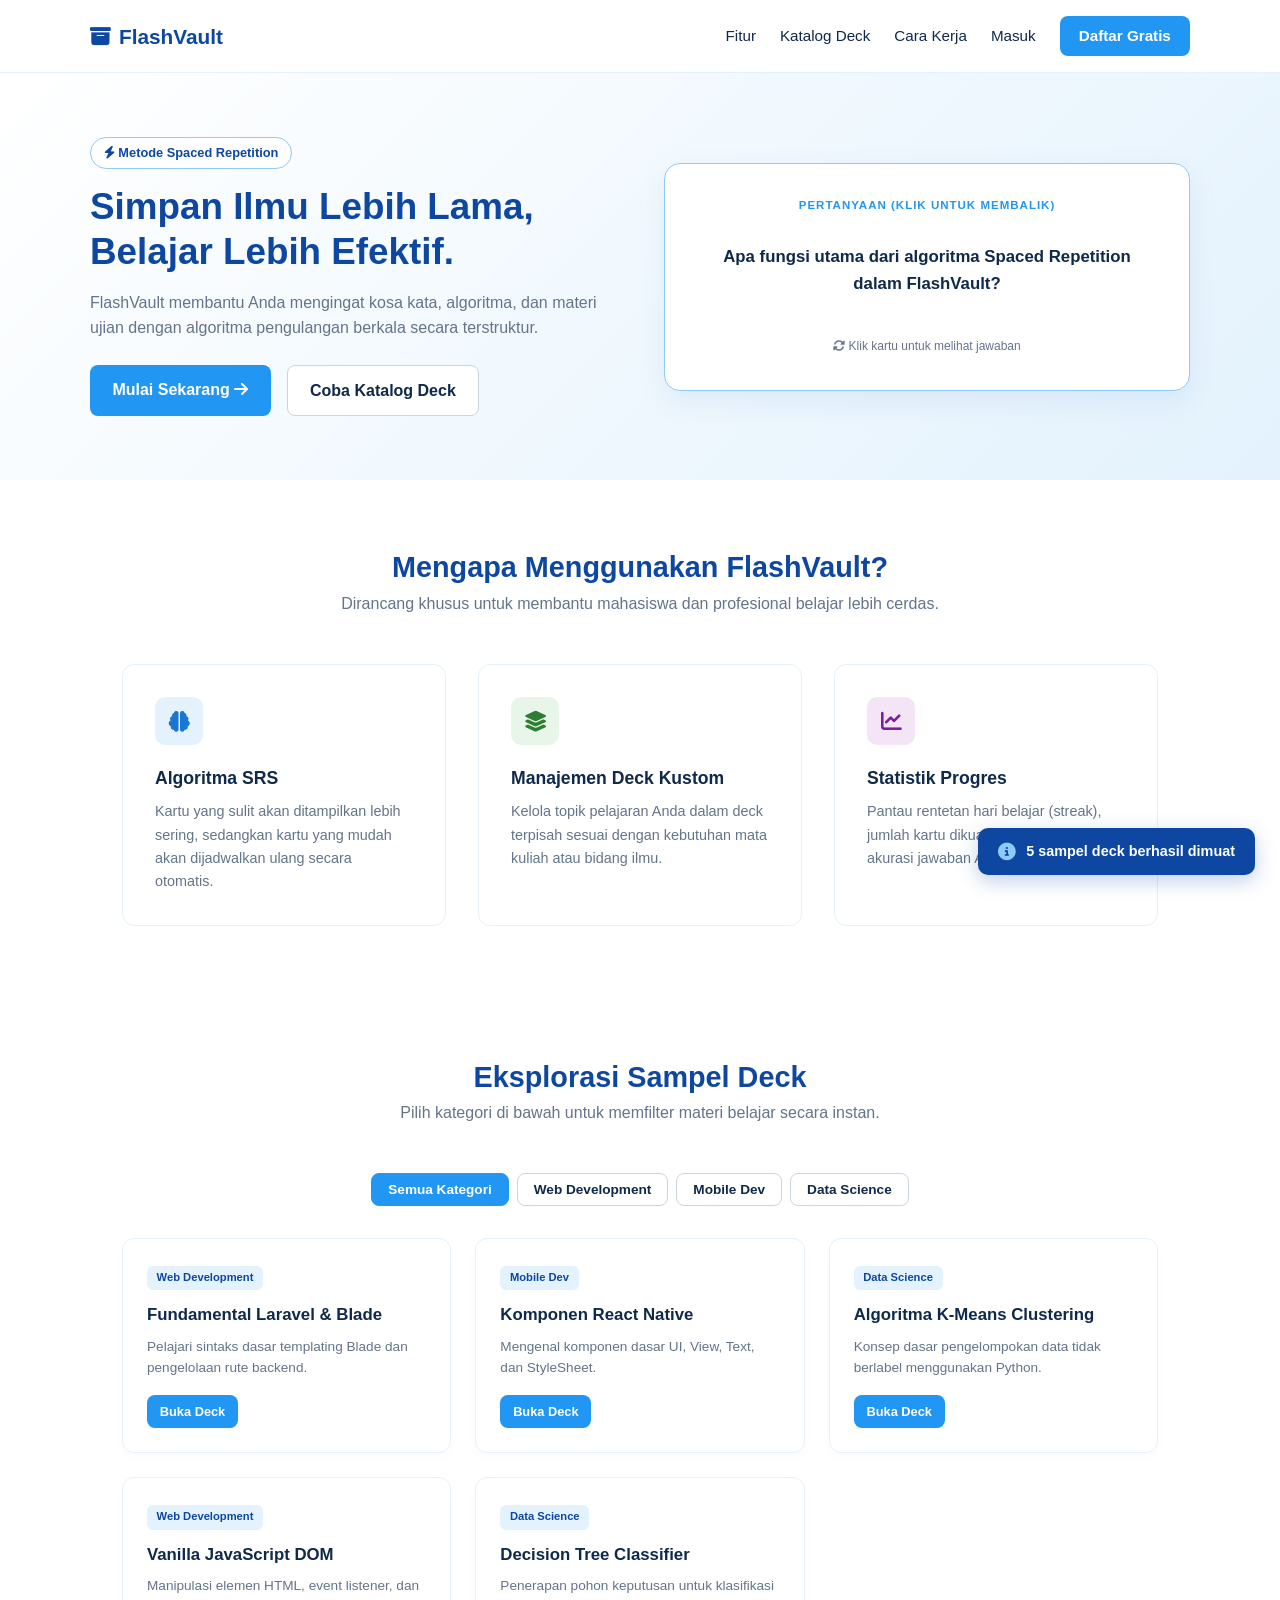
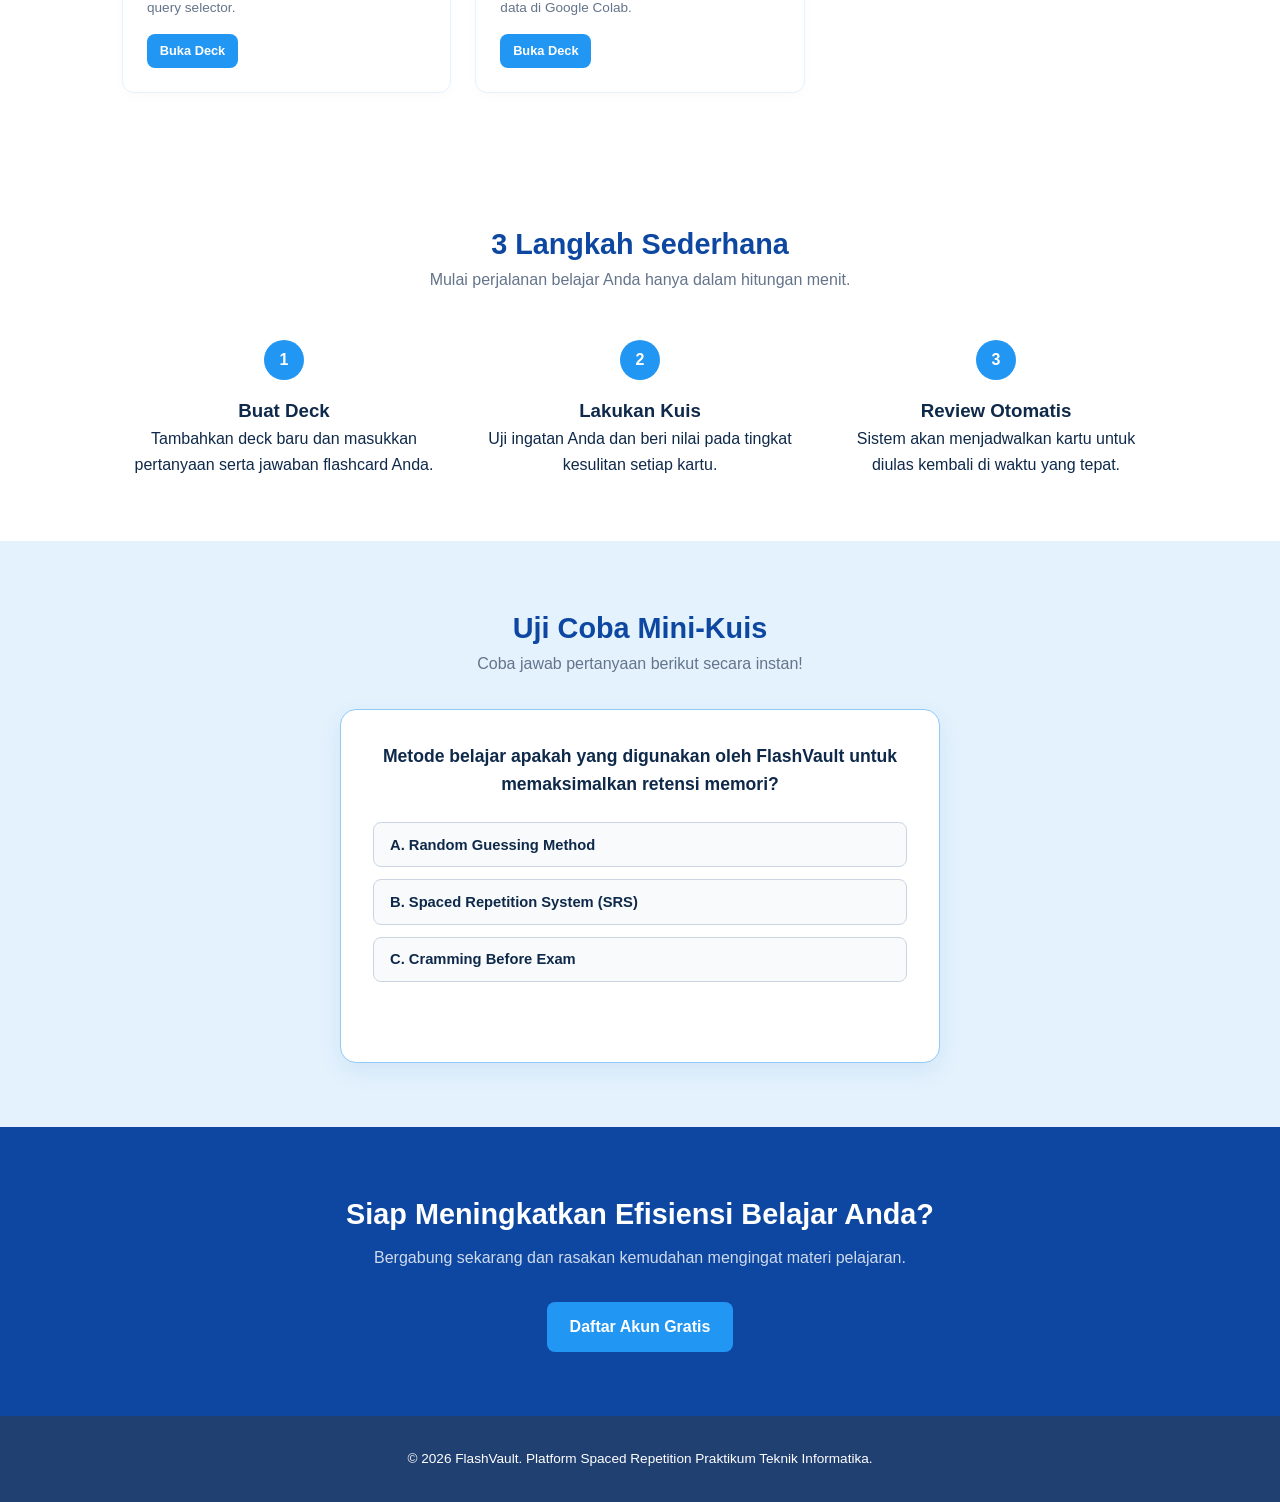
<file: index.html>
﻿<!doctype html>
<html lang="id">

<head>
    <meta charset="UTF-8" />
    <meta name="viewport" content="width=device-width, initial-scale=1.0" />
    <title>
        FlashVault - Kuasai Materi Lebih Cepat dengan Spaced Repetition
    </title>
    <link rel="stylesheet" href="css/style.css" />
    <link rel="stylesheet" href="https://cdnjs.cloudflare.com/ajax/libs/font-awesome/6.4.0/css/all.min.css" />
</head>

<body>
    <!-- Navbar -->
    <header class="navbar">
        <div class="nav-container">
            <a href="index.html" class="brand-logo">
                <i class="fa-solid fa-box-archive"></i>
                <span>FlashVault</span>
            </a>
            <nav class="nav-links">
                <a href="#fitur">Fitur</a>
                <a href="#katalog">Katalog Deck</a>
                <a href="#cara-kerja">Cara Kerja</a>
                <a href="login.html" class="btn-link">Masuk</a>
                <a href="register.html" class="btn-primary" data-toast="Mengarahkan ke halaman pendaftaran...">Daftar
                    Gratis</a>
            </nav>
        </div>
    </header>

    <!-- Hero Section -->
    <section class="hero-section">
        <div class="hero-container">
            <div class="hero-text">
                <span class="hero-badge"><i class="fa-solid fa-bolt"></i> Metode Spaced Repetition</span>
                <h1>Simpan Ilmu Lebih Lama, Belajar Lebih Efektif.</h1>
                <p>
                    FlashVault membantu Anda mengingat kosa kata, algoritma, dan materi
                    ujian dengan algoritma pengulangan berkala secara terstruktur.
                </p>

                <div class="hero-actions">
                    <a href="dashboard.html" class="btn-hero-primary" data-toast="Masuk ke Dashboard Utama...">Mulai
                        Sekarang <i class="fa-solid fa-arrow-right"></i></a>
                    <a href="#katalog" class="btn-hero-secondary">Coba Katalog Deck</a>
                </div>
            </div>

            <!-- DOM 1: Live Flashcard Flipper -->
            <div class="hero-preview">
                <div class="live-flashcard" id="liveFlashcard">
                    <span class="card-tag" id="sampleCardTag">PERTANYAAN (KLIK UNTUK MEMBALIK)</span>
                    <div class="card-content-box" id="sampleCardContent">
                        Apa fungsi utama dari algoritma Spaced Repetition dalam
                        FlashVault?
                    </div>
                    <span class="card-hint" id="sampleCardHint"><i class="fa-solid fa-rotate"></i> Klik kartu untuk
                        melihat
                        jawaban</span>
                </div>
            </div>
        </div>
    </section>

    <!-- Fitur Section -->
    <section id="fitur" class="features-section">
        <div class="section-title">
            <h2>Mengapa Menggunakan FlashVault?</h2>
            <p>
                Dirancang khusus untuk membantu mahasiswa dan profesional belajar
                lebih cerdas.
            </p>
        </div>
        <div class="features-grid">
            <div class="feature-card">
                <div class="feature-icon bg-blue">
                    <i class="fa-solid fa-brain"></i>
                </div>
                <h3>Algoritma SRS</h3>
                <p>
                    Kartu yang sulit akan ditampilkan lebih sering, sedangkan kartu yang
                    mudah akan dijadwalkan ulang secara otomatis.
                </p>
            </div>
            <div class="feature-card">
                <div class="feature-icon bg-green">
                    <i class="fa-solid fa-layer-group"></i>
                </div>
                <h3>Manajemen Deck Kustom</h3>
                <p>
                    Kelola topik pelajaran Anda dalam deck terpisah sesuai dengan
                    kebutuhan mata kuliah atau bidang ilmu.
                </p>
            </div>
            <div class="feature-card">
                <div class="feature-icon bg-purple">
                    <i class="fa-solid fa-chart-line"></i>
                </div>
                <h3>Statistik Progres</h3>
                <p>
                    Pantau rentetan hari belajar (streak), jumlah kartu dikuasai, dan
                    persentase akurasi jawaban Anda secara realtime.
                </p>
            </div>
        </div>
    </section>

    <!-- DOM 2: Dynamic Sample Deck Filter Section -->
    <section id="katalog" class="deck-filter-section">
        <div class="section-title">
            <h2>Eksplorasi Sampel Deck</h2>
            <p>
                Pilih kategori di bawah untuk memfilter materi belajar secara instan.
            </p>
        </div>

        <!-- Tombol Filter -->
        <div class="filter-buttons">
            <button class="filter-btn active" data-filter="all">
                Semua Kategori
            </button>
            <button class="filter-btn" data-filter="web">Web Development</button>
            <button class="filter-btn" data-filter="mobile">Mobile Dev</button>
            <button class="filter-btn" data-filter="data">Data Science</button>
        </div>

        <!-- Grid Sampel Deck: dimuat dari data/sample-decks.json lewat fetch() -->
        <div class="sample-decks-grid" id="sampleDecksGrid" aria-live="polite"></div>
    </section>

    <!-- Cara Kerja Section -->
    <section id="cara-kerja" class="steps-section">
        <div class="section-title">
            <h2>3 Langkah Sederhana</h2>
            <p>Mulai perjalanan belajar Anda hanya dalam hitungan menit.</p>
        </div>
        <div class="steps-grid">
            <div class="step-item">
                <div class="step-number">1</div>
                <h3>Buat Deck</h3>
                <p>
                    Tambahkan deck baru dan masukkan pertanyaan serta jawaban flashcard
                    Anda.
                </p>
            </div>
            <div class="step-item">
                <div class="step-number">2</div>
                <h3>Lakukan Kuis</h3>
                <p>
                    Uji ingatan Anda dan beri nilai pada tingkat kesulitan setiap kartu.
                </p>
            </div>
            <div class="step-item">
                <div class="step-number">3</div>
                <h3>Review Otomatis</h3>
                <p>
                    Sistem akan menjadwalkan kartu untuk diulas kembali di waktu yang
                    tepat.
                </p>
            </div>
        </div>
    </section>

    <!-- DOM 3: Mini-Quiz Widget Instan Section -->
    <section class="quiz-widget-section">
        <div class="section-title" style="margin-bottom: 2rem">
            <h2>Uji Coba Mini-Kuis</h2>
            <p>Coba jawab pertanyaan berikut secara instan!</p>
        </div>

        <div class="quiz-container">
            <div class="quiz-question">
                Metode belajar apakah yang digunakan oleh FlashVault untuk
                memaksimalkan retensi memori?
            </div>

            <div class="quiz-options">
                <button class="quiz-opt-btn" data-correct="false">
                    A. Random Guessing Method
                </button>
                <button class="quiz-opt-btn" data-correct="true">
                    B. Spaced Repetition System (SRS)
                </button>
                <button class="quiz-opt-btn" data-correct="false">
                    C. Cramming Before Exam
                </button>
            </div>

            <div id="quizFeedback" class="quiz-feedback"></div>
        </div>
    </section>

    <!-- CTA Section -->
    <section class="cta-banner">
        <div class="cta-container">
            <h2>Siap Meningkatkan Efisiensi Belajar Anda?</h2>
            <p>
                Bergabung sekarang dan rasakan kemudahan mengingat materi pelajaran.
            </p>
            <a href="register.html" class="btn-hero-primary" data-toast="Menuju halaman pendaftaran...">Daftar Akun
                Gratis</a>
        </div>
    </section>

    <!-- Footer -->
    <footer class="footer">
        <div class="footer-container">
            <p>
                &copy; 2026 FlashVault. Platform Spaced Repetition Praktikum Teknik
                Informatika.
            </p>
        </div>
    </footer>

    <!-- Toast Container Element -->
    <div id="toast-container"></div>

    <!-- Panggil JavaScript Eksternal -->
    <script src="js/script.js"></script>
</body>

</html>
</file>
<file: css/style.css>
﻿:root {
  --primary-color: #2196f3;
  --primary-dark: #0d47a1;
  --primary-light: #e3f2fd;
  --accent-color: #90caf9;
  --text-dark: #0f294a;
  --text-muted: #64748b;
  --bg-light: #f8fafc;
  --soft-border: #cbd5e1;
  --success-color: #2e7d32;
  --danger-color: #d32f2f;
}

* {
  margin: 0;
  padding: 0;
  box-sizing: border-box;
  font-family: -apple-system, BlinkMacSystemFont, "Segoe UI", Roboto, sans-serif;
}

body {
  background-color: #ffffff;
  color: var(--text-dark);
  line-height: 1.6;
  scroll-behavior: smooth;
}

/* TOAST / SNACKBAR NOTIFICATION */
#toast-container {
  position: fixed;
  bottom: 25px;
  right: 25px;
  z-index: 9999;
  display: flex;
  flex-direction: column;
  gap: 10px;
}

.toast {
  background-color: var(--primary-dark);
  color: #ffffff;
  padding: 12px 20px;
  border-radius: 10px;
  box-shadow: 0 6px 20px rgba(13, 71, 161, 0.25);
  font-size: 0.9rem;
  font-weight: 600;
  display: flex;
  align-items: center;
  gap: 10px;
  min-width: 260px;
  opacity: 0;
  transform: translateY(20px);
  transition: opacity 0.3s ease, transform 0.3s ease;
}

.toast.show {
  opacity: 1;
  transform: translateY(0);
}

.toast i {
  color: var(--accent-color);
  font-size: 1.1rem;
}

/* NAVBAR & LANDING SECTIONS */
.navbar {
  background-color: #ffffff;
  border-bottom: 1px solid var(--primary-light);
  padding: 1rem 2rem;
  position: sticky;
  top: 0;
  z-index: 100;
}

.nav-container {
  max-width: 1100px;
  margin: 0 auto;
  display: flex;
  justify-content: space-between;
  align-items: center;
}

.brand-logo {
  display: flex;
  align-items: center;
  gap: 0.5rem;
  font-size: 1.3rem;
  font-weight: 800;
  color: var(--primary-dark);
  text-decoration: none;
}

.nav-links {
  display: flex;
  align-items: center;
  gap: 1.5rem;
}

.nav-links a {
  text-decoration: none;
  color: var(--text-dark);
  font-weight: 500;
  font-size: 0.95rem;
  transition: color 0.2s;
}

.nav-links a:hover { color: var(--primary-color); }

.btn-primary {
  background-color: var(--primary-color);
  color: #ffffff !important;
  padding: 0.5rem 1.2rem;
  border-radius: 8px;
  font-weight: 600 !important;
  text-decoration: none;
  border: none;
  cursor: pointer;
  display: inline-block;
  transition: background-color 0.2s;
}

.btn-primary:hover { background-color: var(--primary-dark); }

.hero-section {
  background: linear-gradient(135deg, #ffffff 0%, var(--primary-light) 100%);
  padding: 4rem 2rem;
}

.hero-container {
  max-width: 1100px;
  margin: 0 auto;
  display: grid;
  grid-template-columns: 1fr 1fr;
  gap: 3rem;
  align-items: center;
}

.hero-badge {
  display: inline-block;
  background-color: #ffffff;
  color: var(--primary-dark);
  font-size: 0.8rem;
  font-weight: 700;
  padding: 0.3rem 0.8rem;
  border-radius: 20px;
  border: 1px solid var(--accent-color);
  margin-bottom: 1rem;
}

.hero-text h1 {
  font-size: 2.3rem;
  font-weight: 800;
  color: var(--primary-dark);
  line-height: 1.2;
  margin-bottom: 1rem;
}

.hero-text p {
  color: var(--text-muted);
  font-size: 1rem;
  margin-bottom: 1.5rem;
}

.hero-actions {
  display: flex;
  gap: 1rem;
}

.btn-hero-primary {
  background-color: var(--primary-color);
  color: #ffffff;
  padding: 0.75rem 1.4rem;
  border-radius: 8px;
  font-weight: 700;
  text-decoration: none;
  border: none;
  cursor: pointer;
  display: inline-block;
  transition: transform 0.2s, background-color 0.2s;
}

.btn-hero-primary:hover {
  background-color: var(--primary-dark);
  transform: translateY(-2px);
}

.btn-hero-secondary {
  background-color: #ffffff;
  color: var(--text-dark);
  border: 1px solid var(--soft-border);
  padding: 0.75rem 1.4rem;
  border-radius: 8px;
  font-weight: 600;
  text-decoration: none;
  cursor: pointer;
  display: inline-block;
}

/* DOM 1: LIVE FLASHCARD FLIPPER STYLING */
.live-flashcard {
  background: #ffffff;
  border: 1px solid var(--accent-color);
  border-radius: 16px;
  padding: 2rem;
  text-align: center;
  box-shadow: 0 10px 30px rgba(13, 71, 161, 0.08);
  cursor: pointer;
  transition: transform 0.3s ease, box-shadow 0.3s ease;
}

.live-flashcard:hover {
  transform: translateY(-3px);
  box-shadow: 0 14px 35px rgba(13, 71, 161, 0.12);
}

.card-tag {
  font-size: 0.72rem;
  font-weight: 700;
  color: var(--primary-color);
  letter-spacing: 1px;
  margin-bottom: 0.75rem;
  display: block;
}

.card-content-box {
  min-height: 90px;
  display: flex;
  align-items: center;
  justify-content: center;
  font-size: 1.05rem;
  font-weight: 700;
  color: var(--text-dark);
  margin-bottom: 1rem;
}

.card-hint {
  font-size: 0.75rem;
  color: var(--text-muted);
}

/* DOM 2: DYNAMIC SAMPLE DECK FILTER STYLING */
.deck-filter-section {
  padding: 4rem 2rem;
  max-width: 1100px;
  margin: 0 auto;
}

.filter-buttons {
  display: flex;
  justify-content: center;
  gap: 0.5rem;
  margin-bottom: 2rem;
  flex-wrap: wrap;
}

.filter-btn {
  background: #ffffff;
  border: 1px solid var(--soft-border);
  padding: 0.5rem 1rem;
  border-radius: 8px;
  font-size: 0.85rem;
  font-weight: 600;
  cursor: pointer;
  color: var(--text-dark);
  transition: all 0.2s;
}

.filter-btn.active, .filter-btn:hover {
  background: var(--primary-color);
  color: #ffffff;
  border-color: var(--primary-color);
}

.sample-decks-grid {
  display: grid;
  grid-template-columns: repeat(3, 1fr);
  gap: 1.5rem;
}

.sample-deck-card {
  background: #ffffff;
  border: 1px solid var(--primary-light);
  border-radius: 12px;
  padding: 1.5rem;
  box-shadow: 0 4px 12px rgba(0,0,0,0.02);
  transition: transform 0.2s, opacity 0.3s;
}

.sample-deck-card:hover {
  transform: translateY(-3px);
}

.deck-category-badge {
  display: inline-block;
  font-size: 0.7rem;
  font-weight: 700;
  padding: 0.2rem 0.6rem;
  border-radius: 6px;
  margin-bottom: 0.75rem;
  background: var(--primary-light);
  color: var(--primary-dark);
}

.sample-deck-card h4 {
  font-size: 1.05rem;
  margin-bottom: 0.4rem;
  color: var(--text-dark);
}

.sample-deck-card p {
  font-size: 0.85rem;
  color: var(--text-muted);
  margin-bottom: 1rem;
}

/* DOM 3: MINI-QUIZ WIDGET INSTAN STYLING */
.quiz-widget-section {
  padding: 4rem 2rem;
  background: var(--primary-light);
}

.quiz-container {
  max-width: 600px;
  margin: 0 auto;
  background: #ffffff;
  border-radius: 16px;
  padding: 2rem;
  box-shadow: 0 8px 24px rgba(13, 71, 161, 0.08);
  border: 1px solid var(--accent-color);
}

.quiz-question {
  font-size: 1.1rem;
  font-weight: 700;
  color: var(--text-dark);
  margin-bottom: 1.5rem;
  text-align: center;
}

.quiz-options {
  display: flex;
  flex-direction: column;
  gap: 0.75rem;
  margin-bottom: 1.5rem;
}

.quiz-opt-btn {
  background: #f8fafc;
  border: 1px solid var(--soft-border);
  padding: 0.85rem 1rem;
  border-radius: 8px;
  font-size: 0.92rem;
  font-weight: 600;
  text-align: left;
  cursor: pointer;
  color: var(--text-dark);
  transition: all 0.2s;
}

.quiz-opt-btn:hover {
  background: var(--primary-light);
  border-color: var(--primary-color);
}

.quiz-opt-btn.correct {
  background: #e8f5e9 !important;
  color: var(--success-color) !important;
  border-color: var(--success-color) !important;
}

.quiz-opt-btn.incorrect {
  background: #ffebee !important;
  color: var(--danger-color) !important;
  border-color: var(--danger-color) !important;
}

.quiz-feedback {
  text-align: center;
  font-weight: 600;
  font-size: 0.95rem;
  min-height: 24px;
}

/* MODUL AUTENTIKASI (LOGIN & REGISTER) */
.auth-page-wrapper {
  min-height: 100vh;
  background: linear-gradient(135deg, var(--primary-light) 0%, #ffffff 100%);
  display: flex;
  align-items: center;
  justify-content: center;
  padding: 2rem 1rem;
}

.auth-card {
  background-color: #ffffff;
  border: 1px solid var(--accent-color);
  border-radius: 16px;
  box-shadow: 0 12px 32px rgba(13, 71, 161, 0.08);
  width: 100%;
  max-width: 420px;
  padding: 2.5rem 2rem;
}

.auth-header {
  text-align: center;
  margin-bottom: 2rem;
}

.auth-logo {
  display: inline-flex;
  align-items: center;
  gap: 0.5rem;
  font-size: 1.5rem;
  font-weight: 800;
  color: var(--primary-dark);
  text-decoration: none;
  margin-bottom: 0.75rem;
}

.auth-header h2 {
  font-size: 1.4rem;
  font-weight: 800;
  color: var(--text-dark);
}

.auth-header p {
  font-size: 0.88rem;
  color: var(--text-muted);
  margin-top: 4px;
}

.auth-form {
  display: flex;
  flex-direction: column;
  gap: 1.2rem;
}

.form-group {
  display: flex;
  flex-direction: column;
  gap: 0.4rem;
}

.form-group label {
  font-size: 0.88rem;
  font-weight: 600;
  color: var(--text-dark);
}

.form-control {
  width: 100%;
  padding: 0.75rem 1rem;
  border: 1px solid var(--soft-border);
  border-radius: 8px;
  font-size: 0.95rem;
  outline: none;
  transition: border-color 0.2s, box-shadow 0.2s;
  box-sizing: border-box;
}

.form-control:focus {
  border-color: var(--primary-color);
  box-shadow: 0 0 0 3px rgba(33, 150, 243, 0.18);
}

.btn-auth-submit {
  width: 100%;
  background-color: var(--primary-color);
  color: #ffffff;
  border: none;
  padding: 0.8rem;
  border-radius: 8px;
  font-size: 0.95rem;
  font-weight: 700;
  cursor: pointer;
  margin-top: 0.5rem;
  transition: background-color 0.2s, transform 0.1s;
  text-decoration: none;
  text-align: center;
  display: block;
}

.btn-auth-submit:hover {
  background-color: var(--primary-dark);
}

.btn-auth-submit:active {
  transform: scale(0.98);
}

.auth-footer {
  text-align: center;
  margin-top: 1.8rem;
  font-size: 0.88rem;
  color: var(--text-muted);
}

.auth-footer a {
  color: var(--primary-color);
  font-weight: 700;
  text-decoration: none;
}

.auth-footer a:hover {
  text-decoration: underline;
}

.back-home-link {
  display: block;
  text-align: center;
  margin-top: 1.2rem;
  font-size: 0.82rem;
  color: var(--text-muted);
  text-decoration: none;
}

.back-home-link:hover {
  color: var(--primary-dark);
}

/* Features & Steps Grid */
.features-section, .steps-section {
  padding: 4rem 2rem;
  max-width: 1100px;
  margin: 0 auto;
}

.section-title {
  text-align: center;
  margin-bottom: 3rem;
}

.section-title h2 {
  font-size: 1.8rem;
  color: var(--primary-dark);
  font-weight: 800;
}

.section-title p { color: var(--text-muted); }

.features-grid {
  display: grid;
  grid-template-columns: repeat(3, 1fr);
  gap: 2rem;
}

.feature-card {
  padding: 2rem;
  border-radius: 12px;
  border: 1px solid var(--primary-light);
  background: #ffffff;
  transition: transform 0.2s;
}

.feature-card:hover { transform: translateY(-4px); }

.feature-icon {
  width: 48px;
  height: 48px;
  border-radius: 10px;
  display: flex;
  align-items: center;
  justify-content: center;
  font-size: 1.3rem;
  margin-bottom: 1.2rem;
}

.bg-blue { background: #e3f2fd; color: #1976d2; }
.bg-green { background: #e8f5e9; color: #2e7d32; }
.bg-purple { background: #f3e5f5; color: #7b1fa2; }

.feature-card h3 { font-size: 1.1rem; margin-bottom: 0.5rem; }
.feature-card p { font-size: 0.9rem; color: var(--text-muted); }

.steps-grid {
  display: grid;
  grid-template-columns: repeat(3, 1fr);
  gap: 2rem;
  text-align: center;
}

.step-number {
  width: 40px;
  height: 40px;
  background: var(--primary-color);
  color: #ffffff;
  font-weight: 800;
  border-radius: 50%;
  display: flex;
  align-items: center;
  justify-content: center;
  margin: 0 auto 1rem;
}

.cta-banner {
  background: var(--primary-dark);
  color: #ffffff;
  text-align: center;
  padding: 4rem 2rem;
}

.cta-banner h2 { font-size: 1.8rem; margin-bottom: 0.5rem; }
.cta-banner p { opacity: 0.8; margin-bottom: 2rem; }

.footer {
  text-align: center;
  padding: 2rem;
  background: #092c63;
  color: #ffffff;
  font-size: 0.85rem;
  opacity: 0.9;
}

/* EVENT MOUSEOVER / MOUSEOUT: PRATINJAU DECK */
.sample-deck-card {
  position: relative;
  overflow: hidden;
}

.sample-deck-card.is-hovered {
  transform: translateY(-4px);
  border-color: var(--accent-color);
  box-shadow: 0 10px 24px rgba(33, 150, 243, 0.16);
}

.deck-hover-meta {
  display: flex;
  flex-wrap: wrap;
  gap: 0.5rem;
  max-height: 0;
  opacity: 0;
  margin-top: 0;
  overflow: hidden;
  transition: max-height 0.3s ease, opacity 0.25s ease, margin-top 0.3s ease;
}

.sample-deck-card.is-hovered .deck-hover-meta {
  max-height: 60px;
  opacity: 1;
  margin-top: 0.9rem;
}

.deck-meta-chip {
  display: inline-flex;
  align-items: center;
  gap: 0.35rem;
  font-size: 0.75rem;
  font-weight: 600;
  padding: 0.3rem 0.6rem;
  border-radius: 999px;
  background: var(--primary-light);
  color: var(--primary-dark);
}

/* FETCH API: TOMBOL, SKELETON LOADING, DAN STATE ERROR */
.sample-deck-card .btn-primary {
  font-size: 0.8rem;
  padding: 0.4rem 0.8rem;
}

.filter-btn:disabled {
  opacity: 0.5;
  cursor: not-allowed;
}

.skeleton-card {
  background: #ffffff;
  border: 1px solid var(--primary-light);
  border-radius: 12px;
  padding: 1.5rem;
}

.sk-line {
  height: 0.85rem;
  border-radius: 6px;
  margin-bottom: 0.8rem;
  background: linear-gradient(90deg, #e9eff7 25%, #f6f9fd 50%, #e9eff7 75%);
  background-size: 200% 100%;
  animation: sk-shimmer 1.2s infinite linear;
}

.sk-badge { width: 40%; height: 1.1rem; }
.sk-title { width: 70%; height: 1.2rem; }
.sk-short { width: 55%; }

@keyframes sk-shimmer {
  0%   { background-position: 200% 0; }
  100% { background-position: -200% 0; }
}

.sample-error {
  grid-column: 1 / -1;
  text-align: center;
  padding: 2.5rem 1rem;
  background: #ffffff;
  border: 2px dashed var(--soft-border);
  border-radius: 12px;
  color: var(--text-muted);
}

.sample-error i.fa-triangle-exclamation {
  font-size: 1.8rem;
  color: var(--danger-color);
  margin-bottom: 0.75rem;
}

.sample-error h4 {
  color: var(--text-dark);
  margin-bottom: 0.4rem;
}

.sample-error p {
  font-size: 0.9rem;
  max-width: 460px;
  margin: 0 auto 1.25rem;
}

.btn-retry {
  background: var(--primary-color);
  color: #ffffff;
  border: none;
  border-radius: 8px;
  padding: 0.6rem 1.2rem;
  font-weight: 600;
  cursor: pointer;
}

.btn-retry:hover {
  background: var(--primary-dark);
}

@media (prefers-reduced-motion: reduce) {
  .sk-line { animation: none; }
}

@media (max-width: 768px) {
  .hero-container, .features-grid, .steps-grid, .sample-decks-grid {
    grid-template-columns: 1fr;
  }
}
/* Pesan dari server (login & register PHP) */
.auth-alert {
    padding: 0.7rem 1rem;
    border-radius: 8px;
    margin-bottom: 1rem;
    font-size: 0.9rem;
}
.auth-alert-error { background: #fdecea; color: #b71c1c; }
.auth-alert-info { background: #e3f2fd; color: #0d47a1; }
</file>
